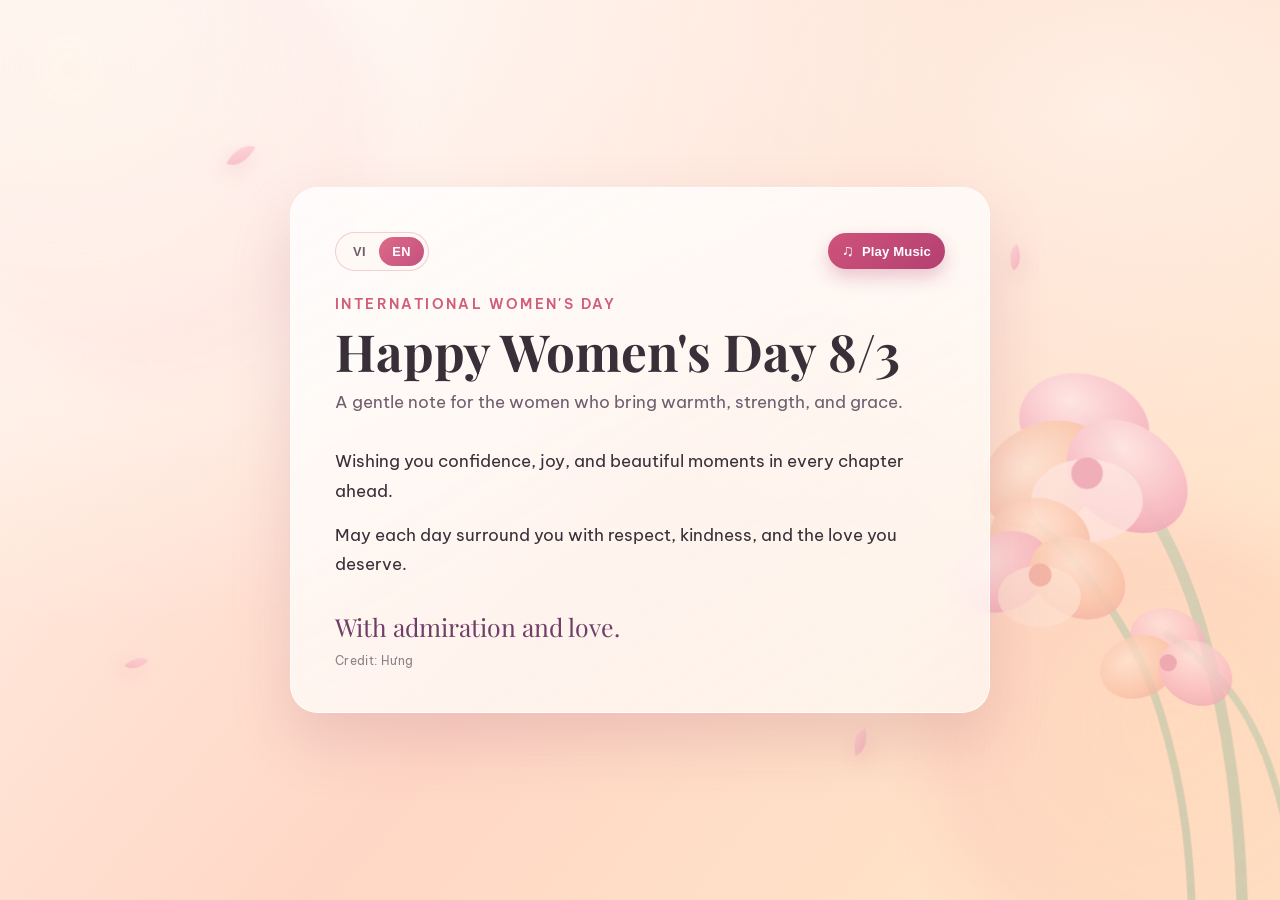
<file: 2026/index.html>
<!doctype html>
<html lang="vi">
<head>
  <meta charset="utf-8">
  <meta name="viewport" content="width=device-width, initial-scale=1">
  <meta name="description" content="Thiệp chúc mừng 8/3 với nhạc nền và hiệu ứng mềm mại.">
  <title>8/3 Floral Card</title>
  <link rel="preconnect" href="https://fonts.googleapis.com">
  <link rel="preconnect" href="https://fonts.gstatic.com" crossorigin>
  <link href="https://fonts.googleapis.com/css2?family=Be+Vietnam+Pro:wght@400;500;600&family=Playfair+Display:wght@600;700&display=swap" rel="stylesheet">
  <link rel="stylesheet" href="styles.css">
</head>
<body>
  <div class="scene" aria-hidden="true">
    <div class="scene__grain"></div>
    <div class="scene__halo scene__halo--a"></div>
    <div class="scene__halo scene__halo--b"></div>
    <img class="scene__flowers" src="assets/floral-bg.svg" alt="">
    <span class="petal petal--1"></span>
    <span class="petal petal--2"></span>
    <span class="petal petal--3"></span>
    <span class="petal petal--4"></span>
  </div>

  <main class="card-shell">
    <article class="card" aria-label="International Women's Day Card">
      <header class="card__top">
        <div class="lang-switch" role="group" aria-label="Language Switch">
          <button class="lang-btn" data-lang="vi" type="button">VI</button>
          <button class="lang-btn" data-lang="en" type="button">EN</button>
        </div>
        <button id="musicToggle" class="music-btn" type="button" aria-pressed="false">
          <span class="music-btn__icon" aria-hidden="true">&#9835;</span>
          <span class="music-btn__label" data-i18n="musicOff">Bật nhạc</span>
        </button>
      </header>

      <p class="eyebrow" data-i18n="eyebrow">Ngày Quốc tế Phụ nữ</p>
      <h1 class="title" data-i18n="title">Chúc mừng 8/3 thật rạng rỡ</h1>
      <p class="subtitle" data-i18n="subtitle">Gửi đến những người phụ nữ tuyệt vời một lời chúc ngọt ngào và chân thành.</p>

      <section class="message" aria-label="Greeting message">
        <p data-i18n="line1">
          Chúc một nửa thế giới luôn rạng rỡ, hạnh phúc và được yêu thương đúng với giá trị tuyệt vời của mình.
        </p>
        <p data-i18n="line2">
          Cảm ơn bạn đã mang đến sự ấm áp, kiên cường và vẻ đẹp rất riêng cho cuộc đời này.
        </p>
      </section>

      <p class="signature" data-i18n="signature">Yêu thương và trân trọng.</p>
      <p class="credit">Credit: Hưng</p>
    </article>
  </main>

  <script src="https://cdn.jsdelivr.net/npm/gsap@3.12.5/dist/gsap.min.js" defer></script>
  <script src="main.js" defer></script>
</body>
</html>
</file>
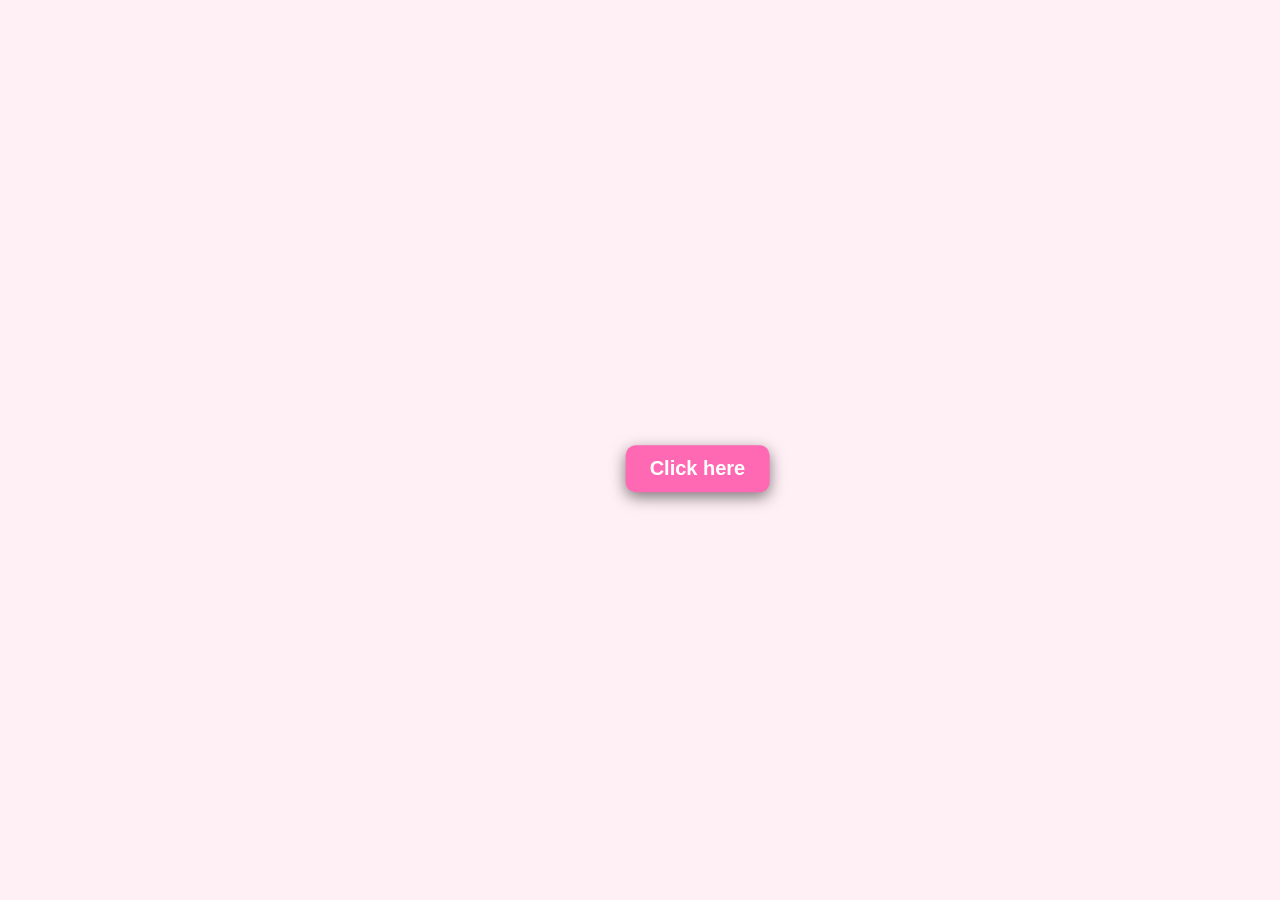
<file: 8_3card.html>
<!DOCTYPE html>
<html lang="en">
<head>
    <meta charset="UTF-8">
    <meta name="viewport" content="width=device-width, initial-scale=1.0">
    <title>Women's Day Greeting Card</title>
    <style>
        body {
            margin: 0;
            font-family: 'Arial', sans-serif;
            background-color: #fff0f5;
            color: #d63384;
            overflow: hidden;
            height: 100vh;
            position: relative;
            display: flex;
            justify-content: center;
            align-items: center;
        }

        .card {
            position: relative;
            width: 400px;
            height: 600px;
            background: linear-gradient(to bottom, #ff69b4, #ffb6c1);
            border-radius: 20px;
            box-shadow: 0 15px 30px rgba(0, 0, 0, 0.3);
            opacity: 0;
            transform: scale(0.5);
            transition: opacity 1s ease, transform 1s ease;
            z-index: 1;
            display: none;
            border: 5px solid #ff1493;
        }

        .flowers {
            position: absolute;
            top: 20px;
            left: 50%;
            transform: translateX(-50%);
            display: flex;
            gap: 10px;
            z-index: 2;
        }

        .flower {
            width: 60px;
            height: 60px;
            background: url('https://img.pikbest.com/origin/10/50/46/18CpIkbEsTisP.png!sw800') no-repeat center;
            background-size: cover;
        }
        
        .bouquet {
            position: absolute;
            top: 50%;
            left: 50%;
            transform: translate(-50%, -50%);
            width: 220px;
            height: 220px;
            background: url('https://pngimg.com/uploads/bouquet/bouquet_PNG36.png') no-repeat center;
            background-size: contain;
            z-index: 2;
        }

        .message {
            position: absolute;
            bottom: 50px;
            width: 100%;
            text-align: center;
            font-size: 26px;
            font-weight: bold;
            color: white;
            text-shadow: 3px 3px 5px rgba(0, 0, 0, 0.7);
            z-index: 2;
        }

        .button {
            position: absolute;
            top: 50%;
            left: 50%;
            transform: translate(-10%, -10%);
            padding: 12px 24px;
            background: #ff69b4;
            color: white;
            font-size: 20px;
            font-weight: bold;
            border: none;
            border-radius: 10px;
            cursor: pointer;
            box-shadow: 0 5px 15px rgba(0, 0, 0, 0.5);
            transition: background 0.3s ease, transform 0.2s;
            z-index: 3;
        }

        .button:hover {
            background: #ff1493;
            transform: scale(1.01);
        }

        .card.show {
            animation: cardAnimation 1.5s forwards;
        }

        @keyframes cardAnimation {
            0% {
                opacity: 0;
                transform: scale(0.5);
            }
            100% {
                opacity: 1;
                transform: scale(1);
            }
        }

        .heart {
            position: absolute;
            top: -10px;
            width: 25px;
            height: 25px;
            background: url('https://upload.wikimedia.org/wikipedia/commons/thumb/f/f1/Heart_coraz%C3%B3n.svg/2048px-Heart_coraz%C3%B3n.svg.png') no-repeat center;
            background-size: contain;
            animation: fall linear infinite;
            opacity: 0.9;
        }

        @keyframes fall {
            0% {
                transform: translateY(0) translateX(0);
            }
            100% {
                transform: translateY(100vh) translateX(var(--x-offset));
            }
        }
    </style>
</head>
<body>
    <button class="button" onclick="openCard()">Click here</button>

    <div class="card-container">
        <div class="card">
            <div class="flowers">
                <div class="flower"></div>
                <div class="flower"></div>
                <div class="flower"></div>
            </div>
            <div class="bouquet"></div>
            <div class="message">Happy Women's Day!<br>Wishing you happiness and success!</div>
        </div>
    </div>

    <script>
        function openCard() {
            document.querySelector('.button').style.display = 'none';
            document.querySelector('.card').style.display = 'block';
            document.querySelector('.card').classList.add('show');
            setInterval(createHearts, 500);
        }

        function createHearts() {
            const heart = document.createElement('div');
            heart.classList.add('heart');
            
            const xPosition = Math.random() * 100 + '%';
            const size = Math.random() * 15 + 10;
            const duration = Math.random() * 5 + 5;
            const xOffset = Math.random() * 100 - 50;
            
            heart.style.left = xPosition;
            heart.style.width = `${size}px`;
            heart.style.height = `${size}px`;
            heart.style.animationDuration = `${duration}s`;
            heart.style.setProperty('--x-offset', `${xOffset}px`);
            
            document.body.appendChild(heart);
            
            setTimeout(() => {
                heart.remove();
            }, duration * 1000);
        }
    </script>
</body>
</html>
</file>
<file: 2026/styles.css>
:root {
  --bg-rose: #fff4ea;
  --bg-peach: #ffd7c6;
  --bg-amber: #ffe9c8;
  --ink-main: #382f39;
  --ink-soft: #6f5e6f;
  --accent: #d15d79;
  --accent-soft: #f5a8bc;
  --card-glass: rgba(255, 253, 250, 0.67);
  --card-border: rgba(255, 255, 255, 0.75);
  --shadow: 0 28px 60px rgba(164, 92, 114, 0.2);
  --glass-blur: 12px;
  --radius-lg: 28px;
  --radius-pill: 999px;
  --motion-scale: 1;
}

*,
*::before,
*::after {
  box-sizing: border-box;
}

html,
body {
  margin: 0;
  min-height: 100%;
}

body {
  font-family: "Be Vietnam Pro", sans-serif;
  color: var(--ink-main);
  background:
    radial-gradient(130% 130% at 8% 2%, rgba(255, 255, 255, 0.9), transparent 52%),
    radial-gradient(100% 95% at 87% 12%, rgba(255, 241, 231, 0.9), transparent 55%),
    linear-gradient(130deg, var(--bg-rose), var(--bg-peach) 52%, var(--bg-amber));
  overflow: hidden;
}

.scene {
  position: fixed;
  inset: 0;
  z-index: 0;
  pointer-events: none;
}

.scene__grain {
  position: absolute;
  inset: 0;
  opacity: 0.13;
  background-image:
    radial-gradient(rgba(106, 67, 95, 0.18) 0.6px, transparent 0.6px),
    radial-gradient(rgba(255, 255, 255, 0.7) 0.5px, transparent 0.5px);
  background-position: 0 0, 12px 10px;
  background-size: 22px 22px, 19px 19px;
}

.scene__halo {
  position: absolute;
  width: 36vmax;
  height: 36vmax;
  border-radius: 50%;
  filter: blur(24px);
  opacity: 0.45;
}

.scene__halo--a {
  top: -7vmax;
  left: -7vmax;
  background: radial-gradient(circle at 35% 35%, rgba(255, 237, 221, 0.95), rgba(249, 163, 185, 0.25));
}

.scene__halo--b {
  right: -8vmax;
  bottom: -6vmax;
  background: radial-gradient(circle at 55% 45%, rgba(255, 201, 174, 0.8), rgba(243, 117, 160, 0.22));
}

.scene__flowers {
  position: absolute;
  width: min(85vw, 860px);
  right: -6vw;
  bottom: -8vh;
  opacity: 0.62;
  transform-origin: 75% 80%;
}

.petal {
  position: absolute;
  border-radius: 100% 0 100% 0;
  background: linear-gradient(145deg, rgba(255, 212, 214, 0.85), rgba(239, 147, 174, 0.58));
  box-shadow: 0 8px 20px rgba(205, 88, 127, 0.18);
}

.petal--1 {
  width: 18px;
  height: 28px;
  top: 16%;
  left: 18%;
  transform: rotate(25deg);
}

.petal--2 {
  width: 14px;
  height: 23px;
  top: 27%;
  right: 20%;
  transform: rotate(-20deg);
}

.petal--3 {
  width: 13px;
  height: 21px;
  bottom: 25%;
  left: 10%;
  transform: rotate(45deg);
}

.petal--4 {
  width: 16px;
  height: 24px;
  bottom: 16%;
  right: 32%;
  transform: rotate(-12deg);
}

.card-shell {
  position: relative;
  z-index: 1;
  min-height: 100svh;
  display: grid;
  place-items: center;
  padding: clamp(20px, 3vw, 34px);
}

.card {
  width: min(700px, 100%);
  border-radius: var(--radius-lg);
  border: 1px solid var(--card-border);
  background: linear-gradient(150deg, rgba(255, 255, 255, 0.8), var(--card-glass));
  backdrop-filter: blur(var(--glass-blur));
  box-shadow: var(--shadow);
  padding: clamp(22px, 4vw, 44px);
}

.card__top {
  display: flex;
  align-items: center;
  justify-content: space-between;
  gap: 10px;
  margin-bottom: 24px;
}

.lang-switch {
  display: inline-flex;
  padding: 4px;
  border-radius: var(--radius-pill);
  border: 1px solid rgba(209, 93, 121, 0.28);
  background: rgba(255, 248, 244, 0.7);
}

.lang-btn {
  border: 0;
  border-radius: var(--radius-pill);
  padding: 7px 13px;
  font-size: 0.8rem;
  font-weight: 600;
  letter-spacing: 0.04em;
  color: var(--ink-soft);
  background: transparent;
  cursor: pointer;
  transition: color 0.2s ease, background-color 0.2s ease;
}

.lang-btn.is-active {
  color: #fff;
  background: linear-gradient(135deg, #dd6a88, #c4517f);
}

.music-btn {
  border: 0;
  border-radius: var(--radius-pill);
  padding: 9px 14px;
  font-size: 0.82rem;
  font-weight: 600;
  letter-spacing: 0.01em;
  color: #fff;
  background: linear-gradient(140deg, #cf537a, #b34071);
  display: inline-flex;
  align-items: center;
  gap: 8px;
  cursor: pointer;
  transition: transform 0.2s ease, box-shadow 0.2s ease, opacity 0.2s ease;
  box-shadow: 0 8px 18px rgba(178, 62, 112, 0.28);
}

.music-btn:hover {
  transform: translateY(-1px);
}

.music-btn.is-busy {
  opacity: 0.83;
  pointer-events: none;
}

.music-btn:disabled {
  opacity: 0.5;
  box-shadow: none;
  cursor: not-allowed;
}

.music-btn[aria-pressed="true"] {
  background: linear-gradient(140deg, #c4476f, #8f2f5b);
  box-shadow: 0 10px 20px rgba(143, 47, 91, 0.35);
}

.music-btn__icon {
  font-size: 1rem;
}

.eyebrow {
  margin: 0 0 10px;
  font-size: clamp(0.78rem, 1.8vw, 0.88rem);
  letter-spacing: 0.17em;
  text-transform: uppercase;
  color: var(--accent);
  font-weight: 600;
}

.title {
  margin: 0;
  font-family: "Playfair Display", serif;
  font-size: clamp(2.05rem, 6.3vw, 3.2rem);
  line-height: 1.1;
  text-wrap: balance;
}

.subtitle {
  margin: 12px 0 0;
  max-width: 55ch;
  color: var(--ink-soft);
  font-size: clamp(0.95rem, 2.6vw, 1.07rem);
}

.message {
  margin-top: clamp(22px, 4vw, 34px);
  display: grid;
  gap: 14px;
  font-size: clamp(0.98rem, 2.5vw, 1.08rem);
  line-height: 1.72;
}

.message p {
  margin: 0;
}

.signature {
  margin: clamp(20px, 5vw, 30px) 0 0;
  font-family: "Playfair Display", serif;
  font-size: clamp(1.22rem, 3vw, 1.55rem);
  color: #703f67;
}

.credit {
  margin: 10px 0 0;
  font-size: 0.75rem;
  color: rgba(56, 47, 57, 0.58);
  letter-spacing: 0.03em;
}

@media (max-width: 680px) {
  .scene__flowers {
    width: min(108vw, 560px);
    right: -24vw;
    bottom: -7vh;
    opacity: 0.55;
  }

  .card {
    padding: 22px 18px;
    border-radius: 24px;
  }

  .card__top {
    margin-bottom: 18px;
    gap: 8px;
  }

  .music-btn {
    padding: 8px 12px;
  }
}

@media (prefers-reduced-motion: reduce) {
  *,
  *::before,
  *::after {
    animation-duration: 0.01ms !important;
    animation-iteration-count: 1 !important;
    transition-duration: 0.01ms !important;
    scroll-behavior: auto !important;
  }
}
</file>
